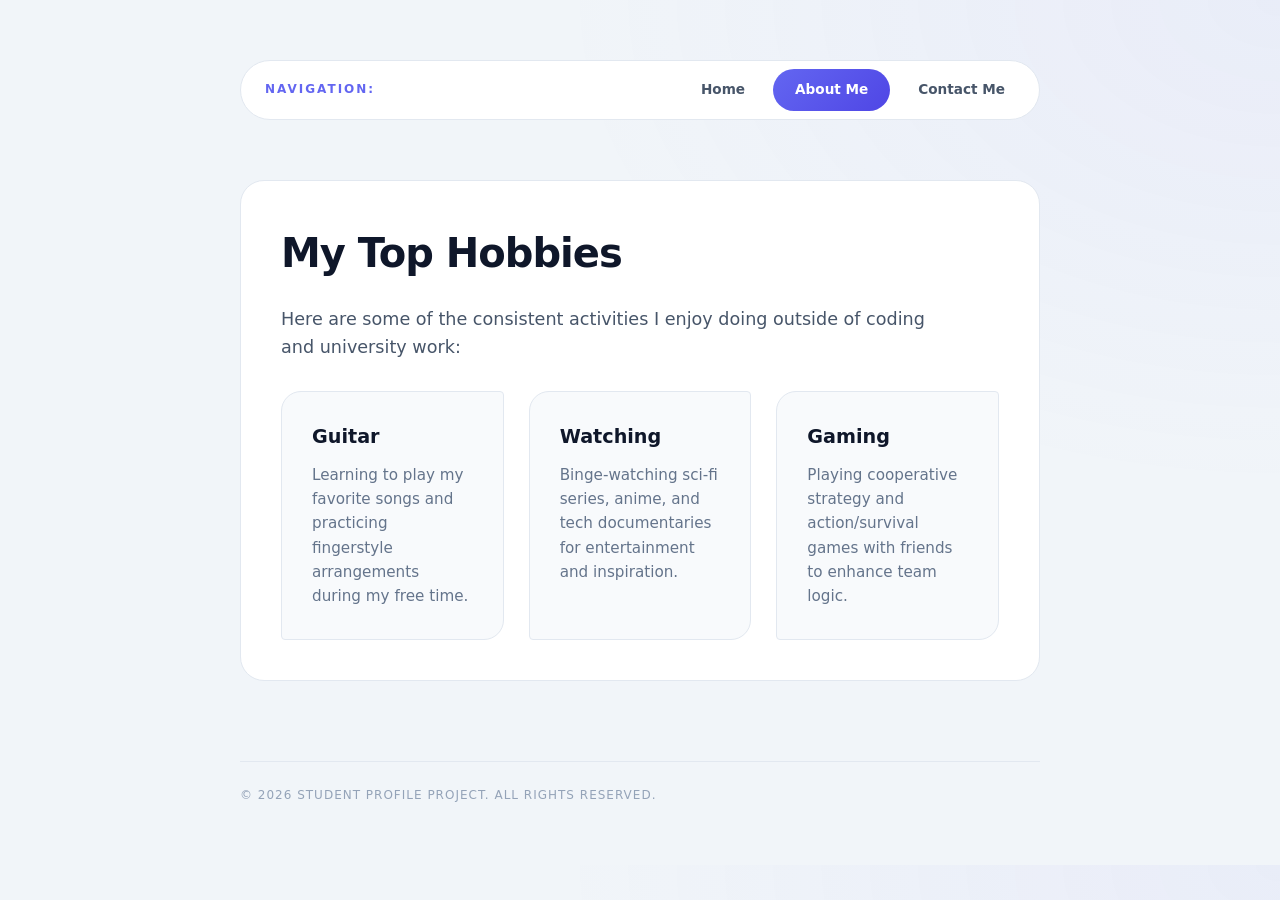
<file: PRELIMS TERMINAL ASSESSMENT /about.html>
<!DOCTYPE html>
<html lang="en">
<head>
    <meta charset="UTF-8">
    <meta name="viewport" content="width=device-width, initial-scale=1.0">
    <title>Student Profile - About Me</title>
    <link rel="stylesheet" href="style1.css">
</head>
<body>

    <header class="site-header">
        <div class="header-container">
            <span class="nav-label">Navigation:</span>
            <nav class="main-nav">
                <a href="home.html" class="nav-link">Home</a>
                <a href="about.html" class="nav-link active">About Me</a>
                <a href="contact1.html" class="nav-link">Contact Me</a>
            </nav>
        </div>
    </header>

    <main class="content-wrapper">
        <section class="info-card">
            <h1 class="page-title">My Top Hobbies</h1>
            <p class="section-intro">Here are some of the consistent activities I enjoy doing outside of coding and university work:</p>
            
            <div class="hobbies-grid">
                <div class="hobby-item">
                    <h3>Guitar</h3>
                    <p>Learning to play my favorite songs and practicing fingerstyle arrangements during my free time.</p>
                </div>
                <div class="hobby-item">
                    <h3>Watching</h3>
                    <p>Binge-watching sci-fi series, anime, and tech documentaries for entertainment and inspiration.</p>
                </div>
                <div class="hobby-item">
                    <h3>Gaming</h3>
                    <p>Playing cooperative strategy and action/survival games with friends to enhance team logic.</p>
                </div>
            </div>
        </section>
    </main>

    <footer class="site-footer">
        <p>&copy; 2026 Student Profile Project. All rights reserved.</p>
    </footer>

</body>
</html>
</file>
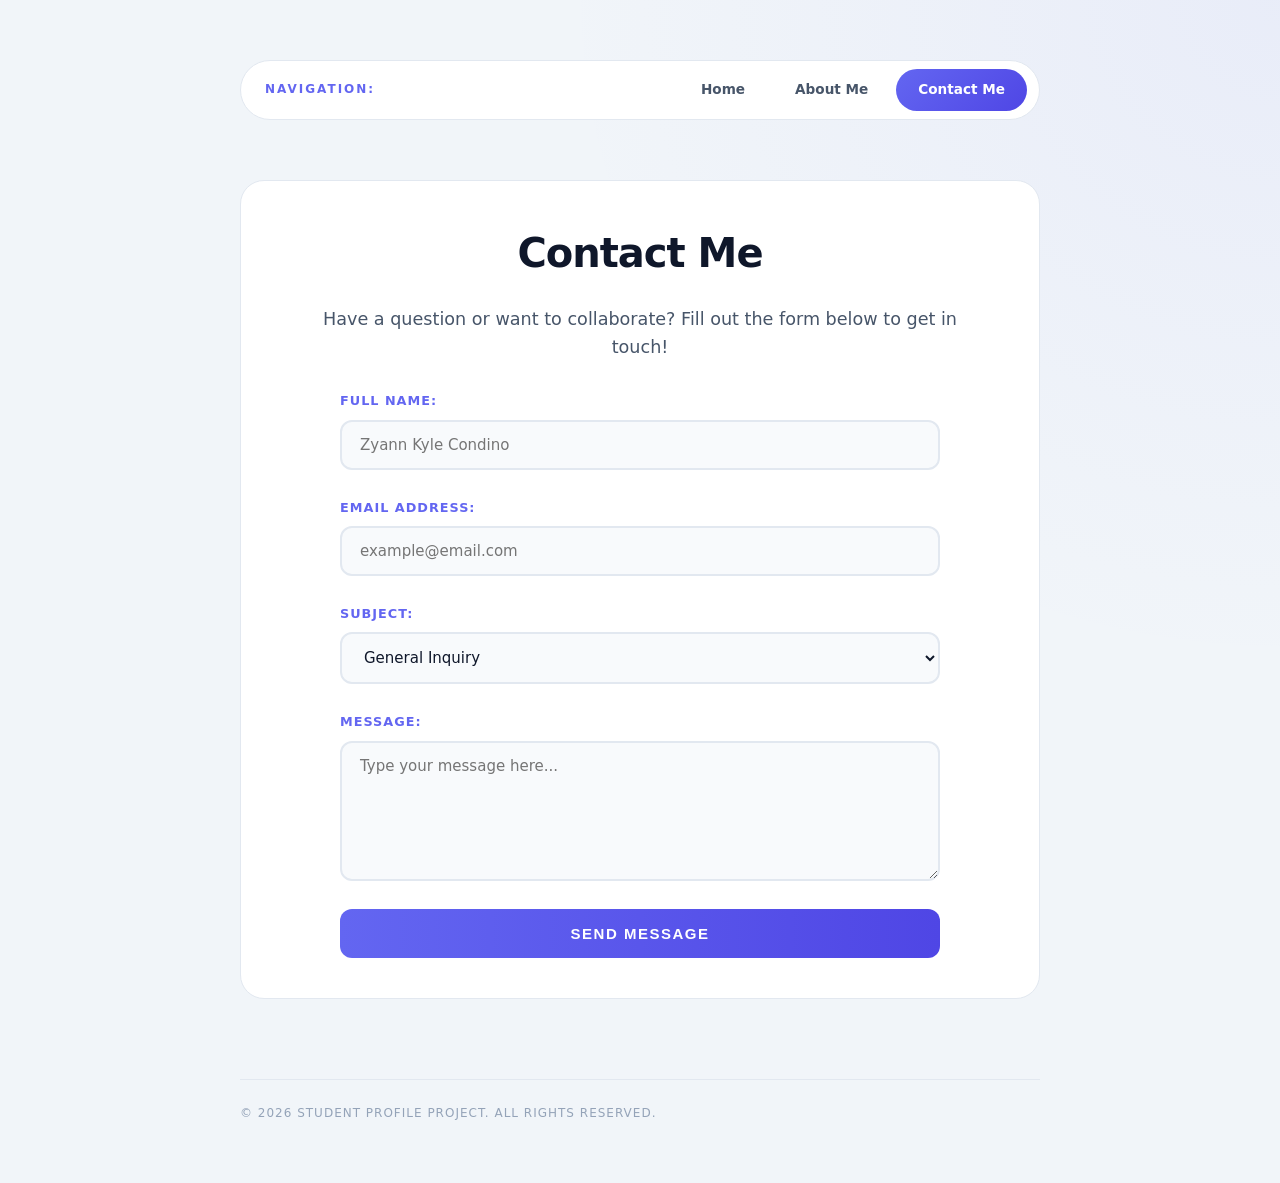
<file: PRELIMS TERMINAL ASSESSMENT /contact1.html>
<!DOCTYPE html>
<html lang="en">
<head>
    <meta charset="UTF-8">
    <meta name="viewport" content="width=device-width, initial-scale=1.0">
    <title>Student Profile - Contact</title>
    <link rel="stylesheet" href="style1.css">
</head>
<body>

    <header class="site-header">
        <div class="header-container">
            <span class="nav-label">Navigation:</span>
            <nav class="main-nav">
                <a href="home.html" class="nav-link">Home</a>
                <a href="about.html" class="nav-link">About Me</a>
                <a href="contact1.html" class="nav-link active">Contact Me</a>
            </nav>
        </div>
    </header>

    <main class="content-wrapper">
        <section class="form-card">
            <h1 class="page-title">Contact Me</h1>
            <p class="form-intro">Have a question or want to collaborate? Fill out the form below to get in touch!</p>
            
            <form action="#" method="POST" class="responsive-form">
                <div class="form-group">
                    <label for="name">Full Name:</label>
                    <input type="text" id="name" name="name" placeholder="Zyann Kyle Condino" required>
                </div>
                
                <div class="form-group">
                    <label for="email">Email Address:</label>
                    <input type="email" id="email" name="email" placeholder="example@email.com" required>
                </div>
                
                <div class="form-group">
                    <label for="subject">Subject:</label>
                    <select id="subject" name="subject">
                        <option value="general">General Inquiry</option>
                        <option value="project">Project Collaboration</option>
                        <option value="feedback">Website Feedback</option>
                    </select>
                </div>
                
                <div class="form-group">
                    <label for="message">Message:</label>
                    <textarea id="message" name="message" rows="6" placeholder="Type your message here..." required></textarea>
                </div>
                
                <div class="form-actions">
                    <button type="submit" class="btn-submit">Send Message</button>
                </div>
            </form>
        </section>
    </main>

    <footer class="site-footer">
        <p>&copy; 2026 Student Profile Project. All rights reserved.</p>
    </footer>

</body>
</html>
</file>
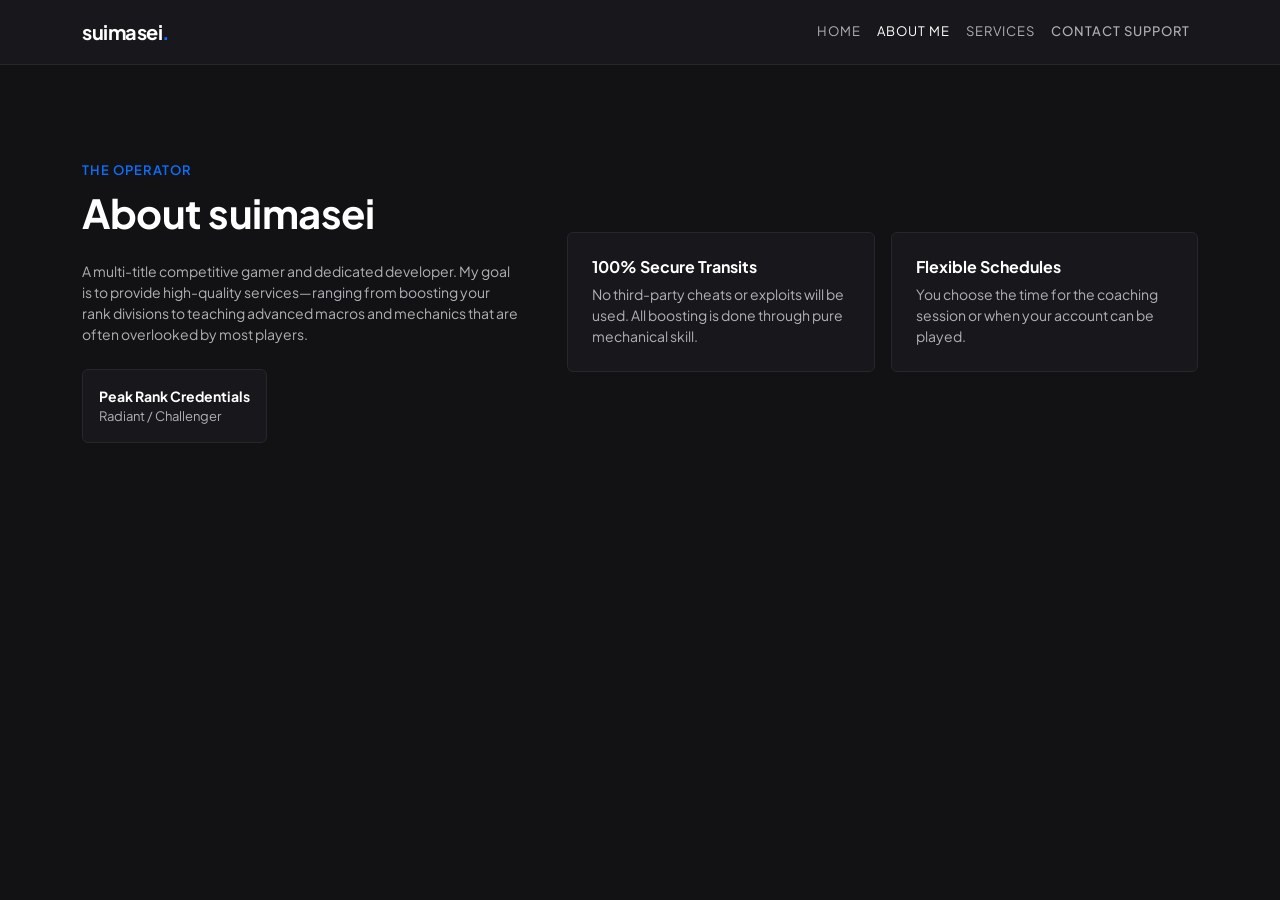
<file: WEEK 13 ACTIVITY /aboutme.html>
<!DOCTYPE html>
<html lang="en">
<head>
  <meta charset="UTF-8">
  <meta name="viewport" content="width=device-width, initial-scale=1.0">
  <title>About Me // suimasei</title>
  <link href="https://cdn.jsdelivr.net/npm/bootstrap@5.3.3/dist/css/bootstrap.min.css" rel="stylesheet">
  <link href="https://fonts.googleapis.com/css2?family=Plus+Jakarta+Sans:wght@400;500;600;700&display=swap" rel="stylesheet">
  <link rel="stylesheet" href="main.css">
</head>
<body class="bg-minimal-dark text-muted-light">

  <nav class="navbar navbar-expand-lg navbar-dark bg-minimal-nav sticky-top border-bottom border-dark-soft">
    <div class="container">
      <a class="navbar-brand fw-bold tracking-tight text-white" href="index.html">
        suimasei<span class="text-primary">.</span>
      </a>
      <button class="navbar-toggler border-0 shadow-none" type="button" data-bs-toggle="collapse" data-bs-target="#navbarNav" aria-controls="navbarNav" aria-expanded="false" aria-label="Toggle navigation">
        <span class="navbar-toggler-icon"></span>
      </button>
      <div class="collapse navbar-collapse" id="navbarNav">
        <ul class="navbar-nav ms-auto text-uppercase font-secondary small tracking-wider">
          <li class="nav-item">
            <a class="nav-link" href="main.html">Home</a>
          </li>
          <li class="nav-item">
            <a class="nav-link active" href="aboutme.html">About Me</a>
          </li>
          <li class="nav-item">
            <a class="nav-link" href="services.html">Services</a>
          </li>
          <li class="nav-item">
            <a class="nav-link text-primary fw-medium" href="#" data-bs-toggle="modal" data-bs-target="#contactModal">Contact Support</a>
          </li>
        </ul>
      </div>
    </div>
  </nav>

  <main class="container py-5 my-5">
    <div class="row align-items-center g-5">
      <div class="col-lg-5 text-center text-lg-start">
        <div class="text-primary small fw-semibold mb-2 tracking-wider font-secondary">THE OPERATOR</div>
        <h2 class="display-6 fw-bold text-white tracking-tight mb-4">About suimasei</h2>
        <p class="text-muted small-desc mb-4">
         A multi-title competitive gamer and dedicated developer. My goal is to provide high-quality services—ranging from boosting your rank divisions to teaching advanced macros and mechanics that are often overlooked by most players.
        </p>
        <div class="p-3 bg-minimal-card border border-dark-soft rounded d-inline-flex align-items-center gap-3">
          <div class="text-start">
            <div class="text-white fw-bold small">Peak Rank Credentials</div>
            <div class="text-muted font-secondary small">Radiant / Challenger </div>
          </div>
        </div>
      </div>
      
      <div class="col-lg-7">
        <div class="row g-3">
          <div class="col-sm-6">
            <div class="p-4 bg-minimal-card border border-dark-soft rounded h-100">
              <h6 class="text-white fw-bold mb-2">100% Secure Transits</h6>
              <p class="text-muted small-desc mb-0">No third-party cheats or exploits will be used. All boosting is done through pure mechanical skill.</p>
            </div>
          </div>
          <div class="col-sm-6">
            <div class="p-4 bg-minimal-card border border-dark-soft rounded h-100">
              <h6 class="text-white fw-bold mb-2">Flexible Schedules</h6>
              <p class="text-muted small-desc mb-0">You choose the time for the coaching session or when your account can be played.</p>
            </div>
          </div>
        </div>
      </div>
    </div>
  </main>

  <div class="modal fade" id="contactModal" tabindex="-1" aria-labelledby="contactModalLabel" aria-hidden="true">
    <div class="modal-dialog modal-dialog-centered">
      <div class="modal-content bg-minimal-modal text-light border border-dark-soft shadow-lg">
        <div class="modal-header border-bottom border-dark-soft px-4">
          <h5 class="modal-title fs-6 fw-bold text-white tracking-wide" id="contactModalLabel">Contact Support Terminal</h5>
          <button type="button" class="btn-close btn-close-white shadow-none" data-bs-dismiss="modal" aria-label="Close"></button>
        </div>
        <form class="needs-validation" novalidate>
          <div class="modal-body p-4">
            <p class="text-muted small mb-4">Send an official support transmission request to suimasei network administrators.</p>
            <div class="mb-3">
              <label for="validationName" class="form-label small tracking-wide text-muted font-secondary">Full Name / IGN</label>
              <input type="text" class="form-control bg-minimal-dark border-dark-soft text-white custom-input shadow-none" id="validationName" placeholder="e.g., Suima (suimasei#1234)" required>
            </div>
            <div class="mb-3">
              <label for="validationEmail" class="form-label small tracking-wide text-muted font-secondary">Email Address</label>
              <input type="email" class="form-control bg-minimal-dark border-dark-soft text-white custom-input shadow-none" id="validationEmail" placeholder="Enter your email required>
            </div>
            <div class="mb-3">
              <label for="validationMessage" class="form-label small tracking-wide text-muted font-secondary">Inquiry Details</label>
              <textarea class="form-control bg-minimal-dark border-dark-soft text-white custom-input shadow-none" id="validationMessage" rows="4" minlength="20" placeholder="State your inquiry..." required></textarea>
            </div>
          </div>
          <div class="modal-footer border-top border-dark-soft bg-minimal-nav">
            <button type="button" class="btn btn-link text-muted text-decoration-none small px-3" data-bs-dismiss="modal">Cancel</button>
            <button type="submit" class="btn btn-primary btn-sm px-4">Submit Ticket</button>
          </div>
        </form>
      </div>
    </div>
  </div>

  <script src="https://cdn.jsdelivr.net/npm/bootstrap@5.3.3/dist/js/bootstrap.bundle.min.js"></script>
  <script src="main.js"></script>
</body>
</html>
</file>
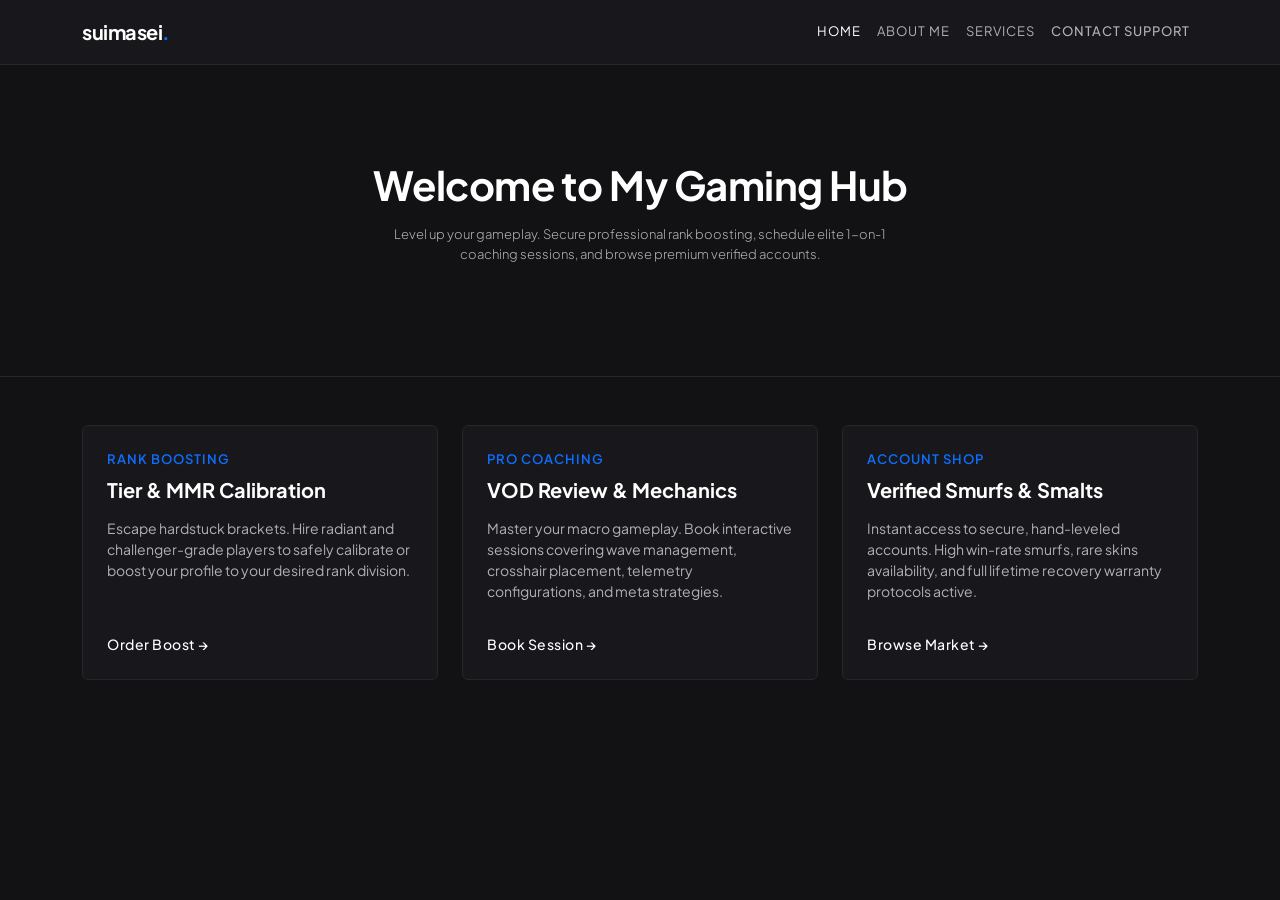
<file: WEEK 13 ACTIVITY /main.html>
<!DOCTYPE html>
<html lang="en">
<head>
  <meta charset="UTF-8">
  <meta name="viewport" content="width=device-width, initial-scale=1.0">
  <title>suimasei // Hub</title>
  <link href="https://cdn.jsdelivr.net/npm/bootstrap@5.3.3/dist/css/bootstrap.min.css" rel="stylesheet">
  <link href="https://fonts.googleapis.com/css2?family=Plus+Jakarta+Sans:wght@400;500;600;700&display=swap" rel="stylesheet">
  <link rel="stylesheet" href="main.css">
</head>
<body class="bg-minimal-dark text-muted-light">

  <nav class="navbar navbar-expand-lg navbar-dark bg-minimal-nav sticky-top border-bottom border-dark-soft">
    <div class="container">
      <a class="navbar-brand fw-bold tracking-tight text-white" href="index.html">
        suimasei<span class="text-primary">.</span>
      </a>
      <button class="navbar-toggler border-0 shadow-none" type="button" data-bs-toggle="collapse" data-bs-target="#navbarNav" aria-controls="navbarNav" aria-expanded="false" aria-label="Toggle navigation">
        <span class="navbar-toggler-icon"></span>
      </button>
      <div class="collapse navbar-collapse" id="navbarNav">
        <ul class="navbar-nav ms-auto text-uppercase font-secondary small tracking-wider">
          <li class="nav-item">
            <a class="nav-link active" href="main.html">Home</a>
          </li>
          <li class="nav-item">
            <a class="nav-link" href="aboutme.html">About Me</a>
          </li>
          <li class="nav-item">
            <a class="nav-link" href="services.html">Services</a>
          </li>
          <li class="nav-item">
            <a class="nav-link text-primary fw-medium" href="#" data-bs-toggle="modal" data-bs-target="#contactModal">Contact Support</a>
          </li>
        </ul>
      </div>
    </div>
  </nav>

  <header class="py-5 mb-5 border-bottom border-dark-soft">
    <div class="container text-center py-5">
      <h1 class="display-6 fw-bold text-white tracking-tight mb-3">Welcome to My Gaming Hub</h1>
      <p class="lead text-muted mx-auto font-secondary" style="max-width: 550px;">
        Level up your gameplay. Secure professional rank boosting, schedule elite 1-on-1 coaching sessions, and browse premium verified accounts.
      </p>
    </div>
  </header>

  <main class="container mb-5">
    <div class="row g-4">
      
      <div class="col-md-4">
        <div class="card h-100 border-0 bg-minimal-card card-hover-effect">
          <div class="card-body p-4 d-flex flex-column">
            <div class="text-primary small fw-semibold mb-2 tracking-wider font-secondary">RANK BOOSTING</div>
            <h5 class="card-title fw-bold mb-3 text-white">Tier & MMR Calibration</h5>
            <p class="card-text text-muted flex-grow-1 small-desc">Escape hardstuck brackets. Hire radiant and challenger-grade players to safely calibrate or boost your profile to your desired rank division.</p>
            <a href="services.html" class="text-decoration-none text-white small fw-medium tracking-wide mt-3">Order Boost &rarr;</a>
          </div>
        </div>
      </div>

      <div class="col-md-4">
        <div class="card h-100 border-0 bg-minimal-card card-hover-effect">
          <div class="card-body p-4 d-flex flex-column">
            <div class="text-primary small fw-semibold mb-2 tracking-wider font-secondary">PRO COACHING</div>
            <h5 class="card-title fw-bold mb-3 text-white">VOD Review & Mechanics</h5>
            <p class="card-text text-muted flex-grow-1 small-desc">Master your macro gameplay. Book interactive sessions covering wave management, crosshair placement, telemetry configurations, and meta strategies.</p>
            <a href="services.html" class="text-decoration-none text-white small fw-medium tracking-wide mt-3">Book Session &rarr;</a>
          </div>
        </div>
      </div>

      <div class="col-md-4">
        <div class="card h-100 border-0 bg-minimal-card card-hover-effect">
          <div class="card-body p-4 d-flex flex-column">
            <div class="text-primary small fw-semibold mb-2 tracking-wider font-secondary">ACCOUNT SHOP</div>
            <h5 class="card-title fw-bold mb-3 text-white">Verified Smurfs & Smalts</h5>
            <p class="card-text text-muted flex-grow-1 small-desc">Instant access to secure, hand-leveled accounts. High win-rate smurfs, rare skins availability, and full lifetime recovery warranty protocols active.</p>
            <a href="services.html" class="text-decoration-none text-white small fw-medium tracking-wide mt-3">Browse Market &rarr;</a>
          </div>
        </div>
      </div>

    </div>
  </main>

  <div class="modal fade" id="contactModal" tabindex="-1" aria-labelledby="contactModalLabel" aria-hidden="true">
    <div class="modal-dialog modal-dialog-centered">
      <div class="modal-content bg-minimal-modal text-light border border-dark-soft shadow-lg">
        <div class="modal-header border-bottom border-dark-soft px-4">
          <h5 class="modal-title fs-6 fw-bold text-white tracking-wide" id="contactModalLabel">Contact Support Terminal</h5>
          <button type="button" class="btn-close btn-close-white shadow-none" data-bs-dismiss="modal" aria-label="Close"></button>
        </div>
        <form class="needs-validation" novalidate>
          <div class="modal-body p-4">
            <p class="text-muted small mb-4">Send an official support transmission request to suimasei network administrators.</p>
            <div class="mb-3">
              <label for="validationName" class="form-label small tracking-wide text-muted font-secondary">Full Name / IGN</label>
              <input type="text" class="form-control bg-minimal-dark border-dark-soft text-white custom-input shadow-none" id="validationName" placeholder="e.g., Suima (suimasei#1234)" required>
            </div>
            <div class="mb-3">
              <label for="validationEmail" class="form-label small tracking-wide text-muted font-secondary">Email Address</label>
              <input type="email" class="form-control bg-minimal-dark border-dark-soft text-white custom-input shadow-none" id="validationEmail" placeholder="Enter your email" required>
            </div>
            <div class="mb-3">
              <label for="validationMessage" class="form-label small tracking-wide text-muted font-secondary">Inquiry Details (Min 20 characters)</label>
              <textarea class="form-control bg-minimal-dark border-dark-soft text-white custom-input shadow-none" id="validationMessage" rows="4" minlength="20" placeholder="State your service request..." required></textarea>
            </div>
          </div>
          <div class="modal-footer border-top border-dark-soft bg-minimal-nav">
            <button type="button" class="btn btn-link text-muted text-decoration-none small px-3" data-bs-dismiss="modal">Cancel</button>
            <button type="submit" class="btn btn-primary btn-sm px-4">Submit Ticket</button>
          </div>
        </form>
      </div>
    </div>
  </div>

  <script src="https://cdn.jsdelivr.net/npm/bootstrap@5.3.3/dist/js/bootstrap.bundle.min.js"></script>
  <script src="main.js"></script>
</body>
</html>
</file>
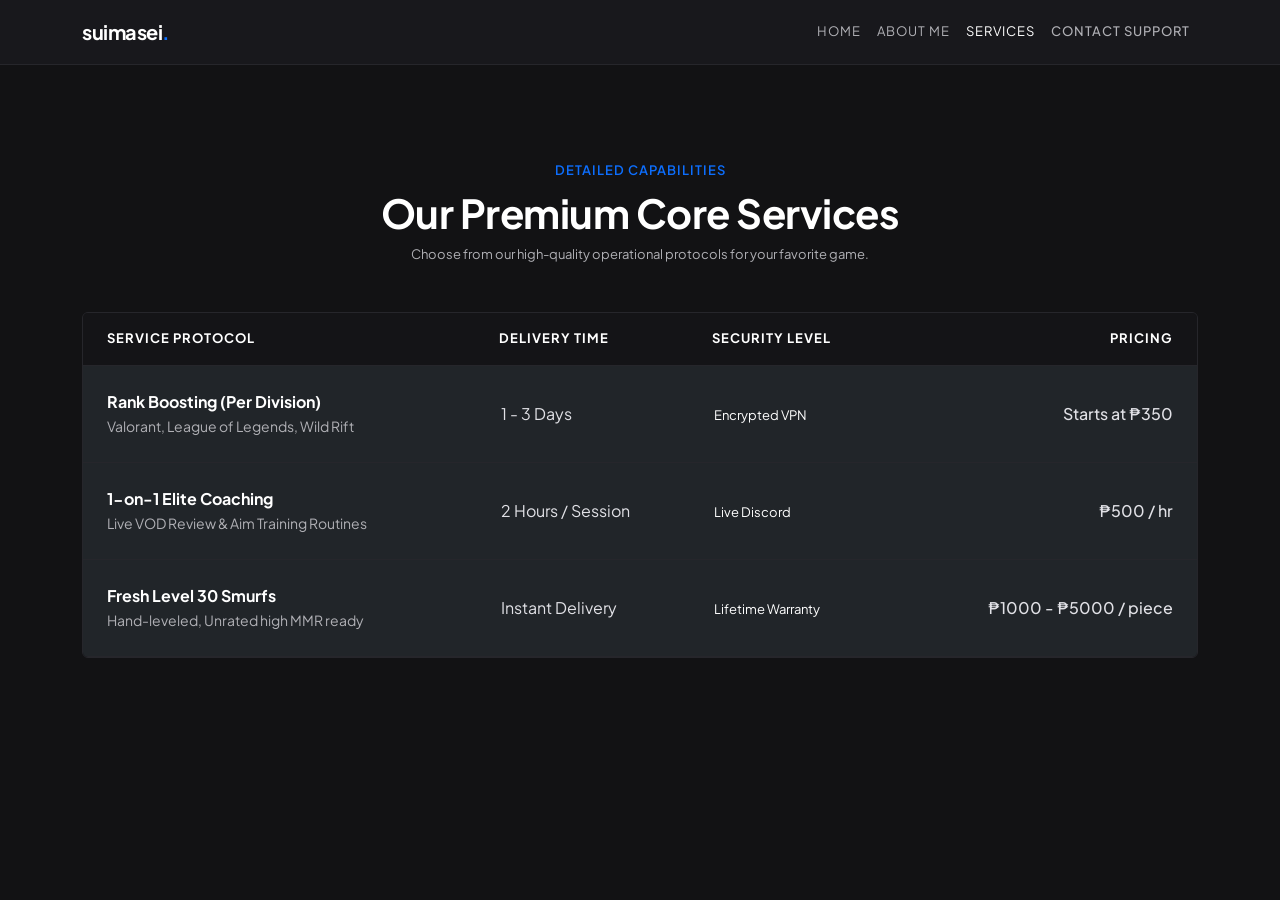
<file: WEEK 13 ACTIVITY /services.html>
<!DOCTYPE html>
<html lang="en">
<head>
  <meta charset="UTF-8">
  <meta name="viewport" content="width=device-width, initial-scale=1.0">
  <title>Our Services // suimasei</title>
  <link href="https://cdn.jsdelivr.net/npm/bootstrap@5.3.3/dist/css/bootstrap.min.css" rel="stylesheet">
  <link href="https://fonts.googleapis.com/css2?family=Plus+Jakarta+Sans:wght@400;500;600;700&display=swap" rel="stylesheet">
  <link rel="stylesheet" href="main.css">
</head>
<body class="bg-minimal-dark text-muted-light">

  <nav class="navbar navbar-expand-lg navbar-dark bg-minimal-nav sticky-top border-bottom border-dark-soft">
    <div class="container">
      <a class="navbar-brand fw-bold tracking-tight text-white" href="index.html">
        suimasei<span class="text-primary">.</span>
      </a>
      <button class="navbar-toggler border-0 shadow-none" type="button" data-bs-toggle="collapse" data-bs-target="#navbarNav" aria-controls="navbarNav" aria-expanded="false" aria-label="Toggle navigation">
        <span class="navbar-toggler-icon"></span>
      </button>
      <div class="collapse navbar-collapse" id="navbarNav">
        <ul class="navbar-nav ms-auto text-uppercase font-secondary small tracking-wider">
          <li class="nav-item">
            <a class="nav-link" href="main.html">Home</a>
          </li>
          <li class="nav-item">
            <a class="nav-link" href="aboutme.html">About Me</a>
          </li>
          <li class="nav-item">
            <a class="nav-link active" href="services.html">Services</a>
          </li>
          <li class="nav-item">
            <a class="nav-link text-primary fw-medium" href="#" data-bs-toggle="modal" data-bs-target="#contactModal">Contact Support</a>
          </li>
        </ul>
      </div>
    </div>
  </nav>

  <main class="container py-5 my-5">
    <div class="text-center mb-5">
      <div class="text-primary small fw-semibold mb-2 tracking-wider font-secondary">DETAILED CAPABILITIES</div>
      <h2 class="display-6 fw-bold text-white tracking-tight">Our Premium Core Services</h2>
      <p class="text-muted mx-auto font-secondary" style="max-width: 500px;">Choose from our high-quality operational protocols for your favorite game.</p>
    </div>

    <div class="table-responsive bg-minimal-card border border-dark-soft rounded">
      <table class="table table-dark table-hover align-middle mb-0 custom-table">
        <thead>
          <tr class="text-muted font-secondary small tracking-wider">
            <th scope="col" class="ps-4 py-3">SERVICE PROTOCOL</th>
            <th scope="col" class="py-3">DELIVERY TIME</th>
            <th scope="col" class="py-3">SECURITY LEVEL</th>
            <th scope="col" class="pe-4 py-3 text-end">PRICING</th>
          </tr>
        </thead>
        <tbody>
          <tr>
            <td class="ps-4 py-4">
              <div class="fw-bold text-white">Rank Boosting (Per Division)</div>
              <span class="text-muted small">Valorant, League of Legends, Wild Rift</span>
            </td>
            <td>1 - 3 Days</td>
            <td><span class="badge bg-success-soft text-success px-2.5 py-1 rounded small">Encrypted VPN</span></td>
            <td class="pe-4 text-end text-primary fw-medium">Starts at ₱350</td>
          </tr>
          <tr>
            <td class="ps-4 py-4">
              <div class="fw-bold text-white">1-on-1 Elite Coaching</div>
              <span class="text-muted small">Live VOD Review & Aim Training Routines</span>
            </td>
            <td>2 Hours / Session</td>
            <td><span class="badge bg-info-soft text-info px-2.5 py-1 rounded small">Live Discord</span></td>
            <td class="pe-4 text-end text-primary fw-medium">₱500 / hr</td>
          </tr>
          <tr>
            <td class="ps-4 py-4">
              <div class="fw-bold text-white">Fresh Level 30 Smurfs</div>
              <span class="text-muted small">Hand-leveled, Unrated high MMR ready</span>
            </td>
            <td>Instant Delivery</td>
            <td><span class="badge bg-warning-soft text-warning px-2.5 py-1 rounded small">Lifetime Warranty</span></td>
            <td class="pe-4 text-end text-primary fw-medium">₱1000 - ₱5000  / piece</td>
          </tr>
        </tbody>
      </table>
    </div>
  </main>

  <div class="modal fade" id="contactModal" tabindex="-1" aria-labelledby="contactModalLabel" aria-hidden="true">
    <div class="modal-dialog modal-dialog-centered">
      <div class="modal-content bg-minimal-modal text-light border border-dark-soft shadow-lg">
        <div class="modal-header border-bottom border-dark-soft px-4">
          <h5 class="modal-title fs-6 fw-bold text-white tracking-wide" id="contactModalLabel">Contact Support Terminal</h5>
          <button type="button" class="btn-close btn-close-white shadow-none" data-bs-dismiss="modal" aria-label="Close"></button>
        </div>
        <form class="needs-validation" novalidate>
          <div class="modal-body p-4">
            <p class="text-muted small mb-4">Send an official support transmission request to suimasei network administrators.</p>
            <div class="mb-3">
              <label for="validationName" class="form-label small tracking-wide text-muted font-secondary">Full Name / IGN</label>
              <input type="text" class="form-control bg-minimal-dark border-dark-soft text-white custom-input shadow-none" id="validationName" placeholder="e.g., Suima (suimasei#1234)" required>
            </div>
            <div class="mb-3">
              <label for="validationEmail" class="form-label small tracking-wide text-muted font-secondary">Email Address</label>
              <input type="email" class="form-control bg-minimal-dark border-dark-soft text-white custom-input shadow-none" id="validationEmail" placeholder="Enter your email" required>
            </div>
            <div class="mb-3">
              <label for="validationMessage" class="form-label small tracking-wide text-muted font-secondary">Inquiry Details</label>
              <textarea class="form-control bg-minimal-dark border-dark-soft text-white custom-input shadow-none" id="validationMessage" rows="4" minlength="20" placeholder="State your inquiry..." required></textarea>
            </div>
          </div>
          <div class="modal-footer border-top border-dark-soft bg-minimal-nav">
            <button type="button" class="btn btn-link text-muted text-decoration-none small px-3" data-bs-dismiss="modal">Cancel</button>
            <button type="submit" class="btn btn-primary btn-sm px-4">Submit Ticket</button>
          </div>
        </form>
      </div>
    </div>
  </div>

  <script src="https://cdn.jsdelivr.net/npm/bootstrap@5.3.3/dist/js/bootstrap.bundle.min.js"></script>
  <script src="main.js"></script>
</body>
</html>
</file>
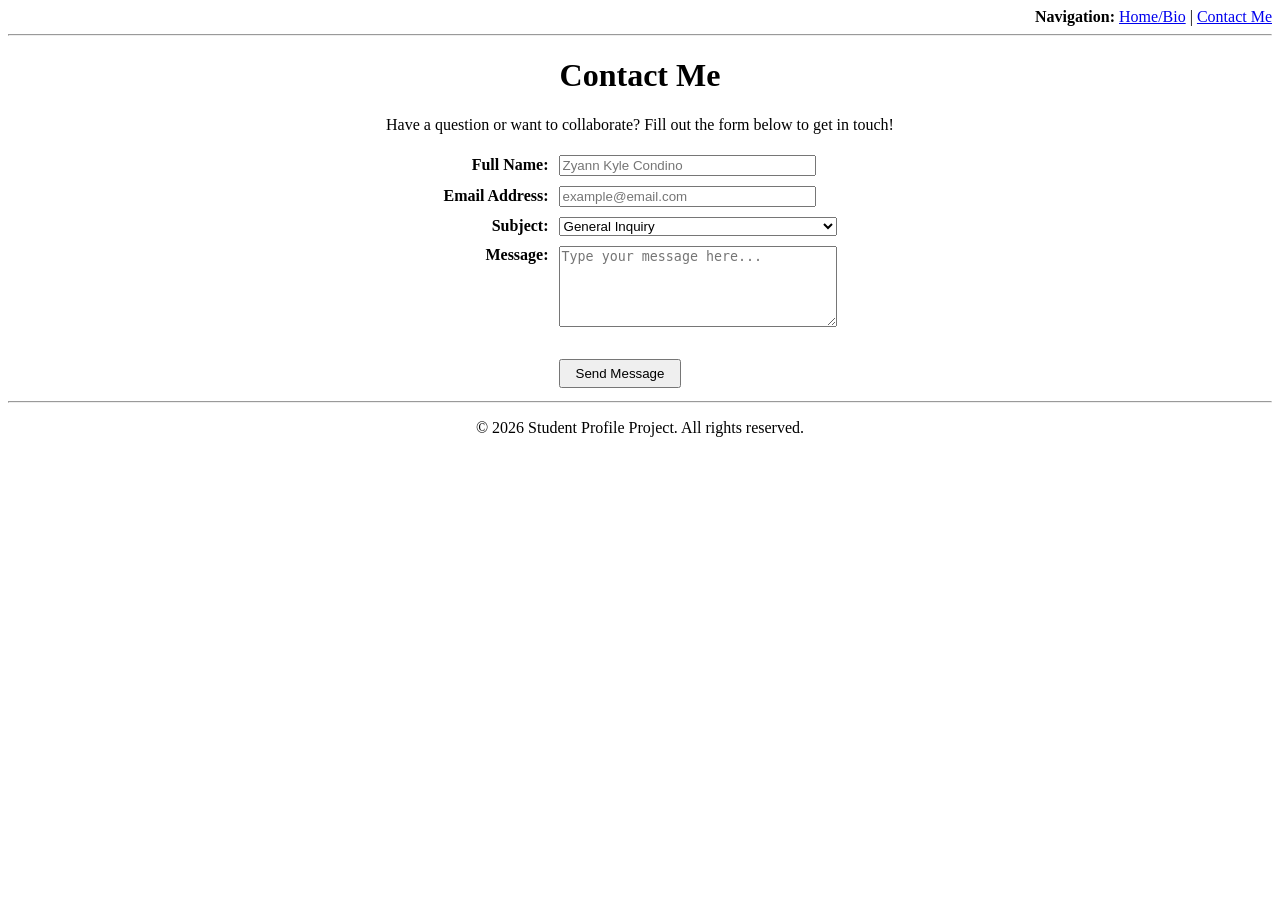
<file: WEEK 3 ACTIVITY /contact.html>
<!DOCTYPE html>
<html lang="en">
<head>
    <meta charset="UTF-8">
    <meta name="viewport" content="width=device-width, initial-scale=1.0">
    <title>Student Profile - Contact</title>
</head>
<body>

    <header>
        <table border="0" width="100%" cellpadding="0" cellspacing="0">
            <tr>
                <td align="right">
                    <nav>
                        <strong>Navigation:</strong>
                        <a href="index.html">Home/Bio</a> | 
                        <a href="contact.html">Contact Me</a>
                    </nav>
                </td>
            </tr>
        </table>
        <hr>
        <center><h1>Contact Me</h1></center>
    </header>

    <main>
        <center>
            <p>Have a question or want to collaborate? Fill out the form below to get in touch!</p>
            
            <form action="#" method="POST">
                <table border="0" cellpadding="5" cellspacing="0">
                    <tr>
                        <td align="right"><label for="name"><strong>Full Name:</strong></label></td>
                        <td align="left"><input type="text" id="name" name="name" placeholder="Zyann Kyle Condino" size="30" required></td>
                    </tr>
                    <tr>
                        <td align="right"><label for="email"><strong>Email Address:</strong></label></td>
                        <td align="left"><input type="email" id="email" name="email" placeholder="example@email.com" size="30" required></td>
                    </tr>
                    <tr>
                        <td align="right"><label for="subject"><strong>Subject:</strong></label></td>
                        <td align="left">
                            <select id="subject" name="subject" style="width: 100%;">
                                <option value="general">General Inquiry</option>
                                <option value="project">Project Collaboration</option>
                                <option value="feedback">Website Feedback</option>
                            </select>
                        </td>
                    </tr>
                    <tr>
                        <td align="right" valign="top"><label for="message"><strong>Message:</strong></label></td>
                        <td align="left"><textarea id="message" name="message" rows="5" cols="32" placeholder="Type your message here..." required></textarea></td>
                    </tr>
                    <tr>
                        <td></td>
                        <td align="left">
                            <br>
                            <button type="submit" style="padding: 5px 15px;">Send Message</button>
                        </td>
                    </tr>
                </table>
            </form>
        </center>
    </main>

    <hr>
    <footer>
        <center>
            <p>&copy; 2026 Student Profile Project. All rights reserved.</p>
        </center>
    </footer>

</body>
</html>
</file>
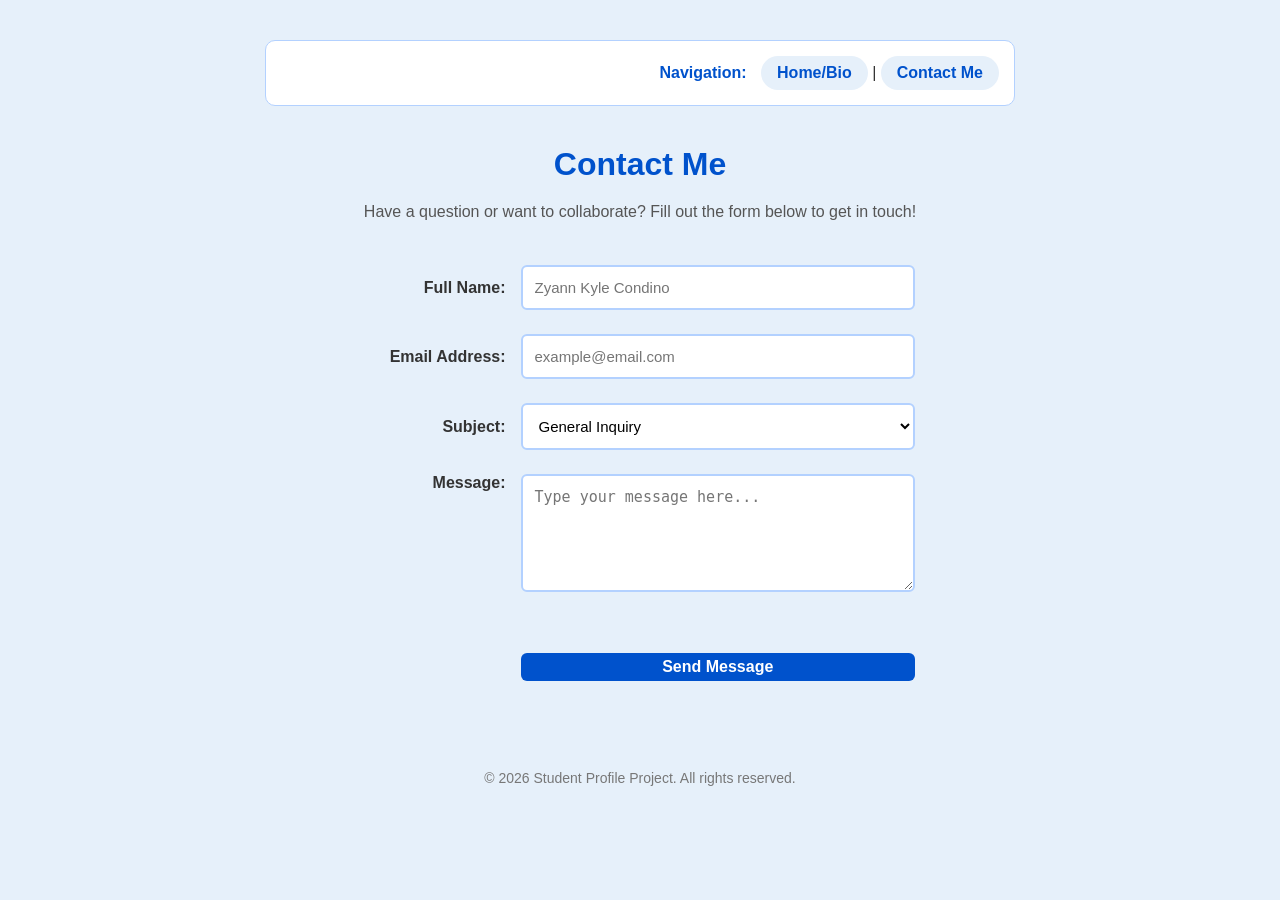
<file: WEEK 4 ACTIVITY /contact.html>
<!DOCTYPE html>
<html lang="en">
<head>
    <meta charset="UTF-8">
    <meta name="viewport" content="width=device-width, initial-scale=1.0">
    <title>Student Profile - Contact</title>
    <link rel="stylesheet" href="style.css">
</head>
<body>

    <header>
        <table border="0" width="100%" cellpadding="0" cellspacing="0">
            <tr>
                <td align="right">
                    <nav>
                        <strong>Navigation:</strong>
                        <a href="index.html">Home/Bio</a> | 
                        <a href="contact.html">Contact Me</a>
                    </nav>
                </td>
            </tr>
        </table>
        <hr>
        <center><h1>Contact Me</h1></center>
    </header>

    <main>
        <center>
            <p>Have a question or want to collaborate? Fill out the form below to get in touch!</p>
            
            <form action="#" method="POST">
                <table border="0" cellpadding="5" cellspacing="0">
                    <tr>
                        <td align="right"><label for="name"><strong>Full Name:</strong></label></td>
                        <td align="left"><input type="text" id="name" name="name" placeholder="Zyann Kyle Condino" size="30" required></td>
                    </tr>
                    <tr>
                        <td align="right"><label for="email"><strong>Email Address:</strong></label></td>
                        <td align="left"><input type="email" id="email" name="email" placeholder="example@email.com" size="30" required></td>
                    </tr>
                    <tr>
                        <td align="right"><label for="subject"><strong>Subject:</strong></label></td>
                        <td align="left">
                            <select id="subject" name="subject" style="width: 100%;">
                                <option value="general">General Inquiry</option>
                                <option value="project">Project Collaboration</option>
                                <option value="feedback">Website Feedback</option>
                            </select>
                        </td>
                    </tr>
                    <tr>
                        <td align="right" valign="top"><label for="message"><strong>Message:</strong></label></td>
                        <td align="left"><textarea id="message" name="message" rows="5" cols="32" placeholder="Type your message here..." required></textarea></td>
                    </tr>
                    <tr>
                        <td></td>
                        <td align="left">
                            <br>
                            <button type="submit" style="padding: 5px 15px;">Send Message</button>
                        </td>
                    </tr>
                </table>
            </form>
        </center>
    </main>

    <hr>
    <footer>
        <center>
            <p>&copy; 2026 Student Profile Project. All rights reserved.</p>
        </center>
    </footer>

</body>
</html>
</file>
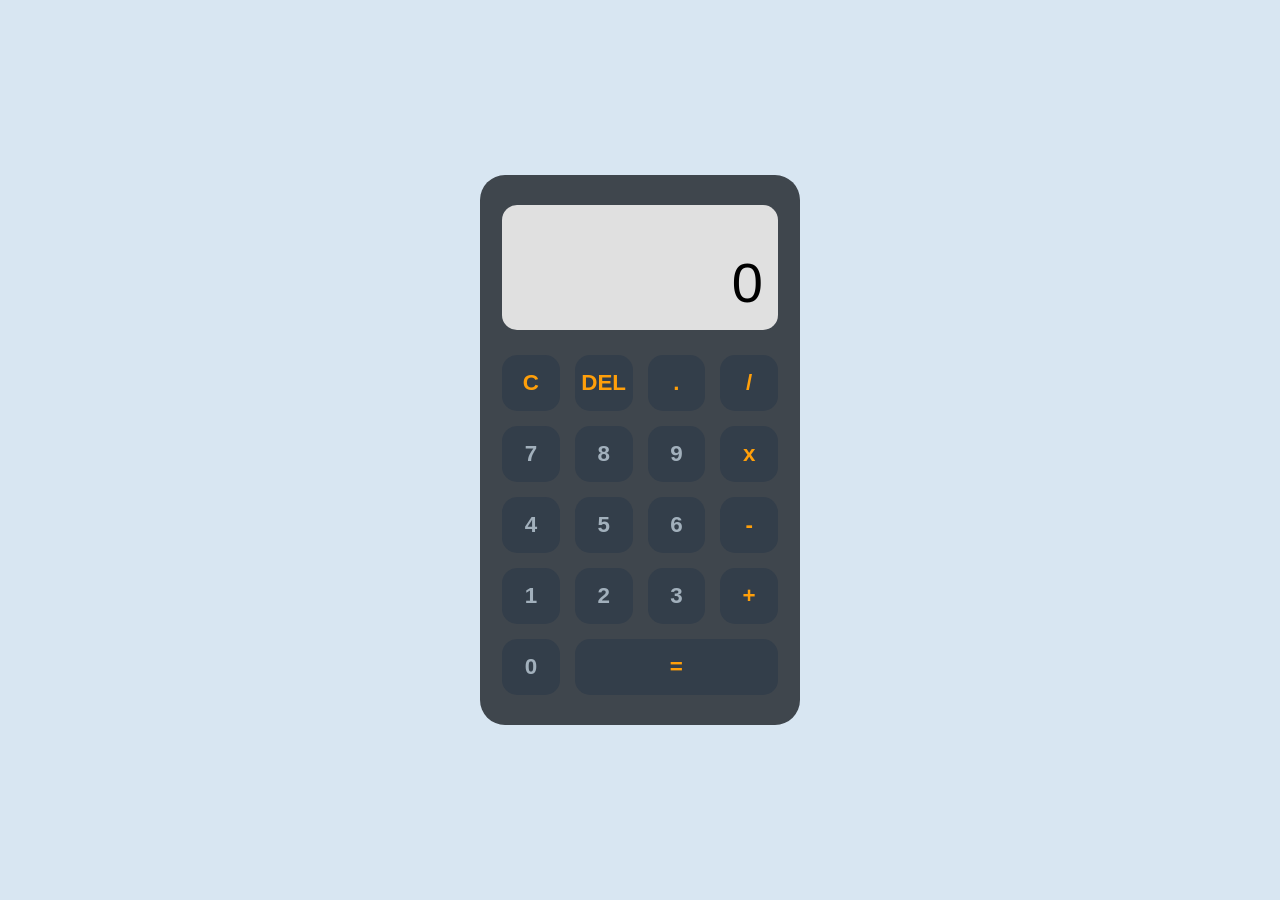
<file: WEEK 7 - 8 ACTIVITY /calculator.html>
<!DOCTYPE html>
<html lang="tl">
<head>
    <meta charset="UTF-8">
    <meta name="viewport" content="width=device-width, initial-scale=1.0">
    <title>Calculator</title>
    <link rel="stylesheet" href="calculator.css">
</head>
<body>

    <div class="calculator">
        <div class="calculator-screen-wrapper">
            <div id="operator-indicator" class="operator-display"></div>
            <div id="screen" class="calculator-screen">0</div>
        </div>
        
        <div class="calculator-keys">
            <button class="btn special-btn" onclick="clearScreen()">C</button>
            <button class="btn special-btn" onclick="deleteLast()">DEL</button>
            <button class="btn special-btn" onclick="appendNumber('.')">.</button>
            <button class="btn op-btn" onclick="setOperator('/')">/</button>
            
            <button class="btn" onclick="appendNumber('7')">7</button>
            <button class="btn" onclick="appendNumber('8')">8</button>
            <button class="btn" onclick="appendNumber('9')">9</button>
            <button class="btn op-btn" onclick="setOperator('*')">x</button>
            
            <button class="btn" onclick="appendNumber('4')">4</button>
            <button class="btn" onclick="appendNumber('5')">5</button>
            <button class="btn" onclick="appendNumber('6')">6</button>
            <button class="btn op-btn" onclick="setOperator('-')">-</button>
            
            <button class="btn" onclick="appendNumber('1')">1</button>
            <button class="btn" onclick="appendNumber('2')">2</button>
            <button class="btn" onclick="appendNumber('3')">3</button>
            <button class="btn op-btn" onclick="setOperator('+')">+</button>
            
            <button class="btn" onclick="appendNumber('0')">0</button>
            <button class="btn equal-btn" onclick="calculate()">=</button>
        </div>
    </div>

    <script src="calculator.js"></script>
</body>
</html>
</file>
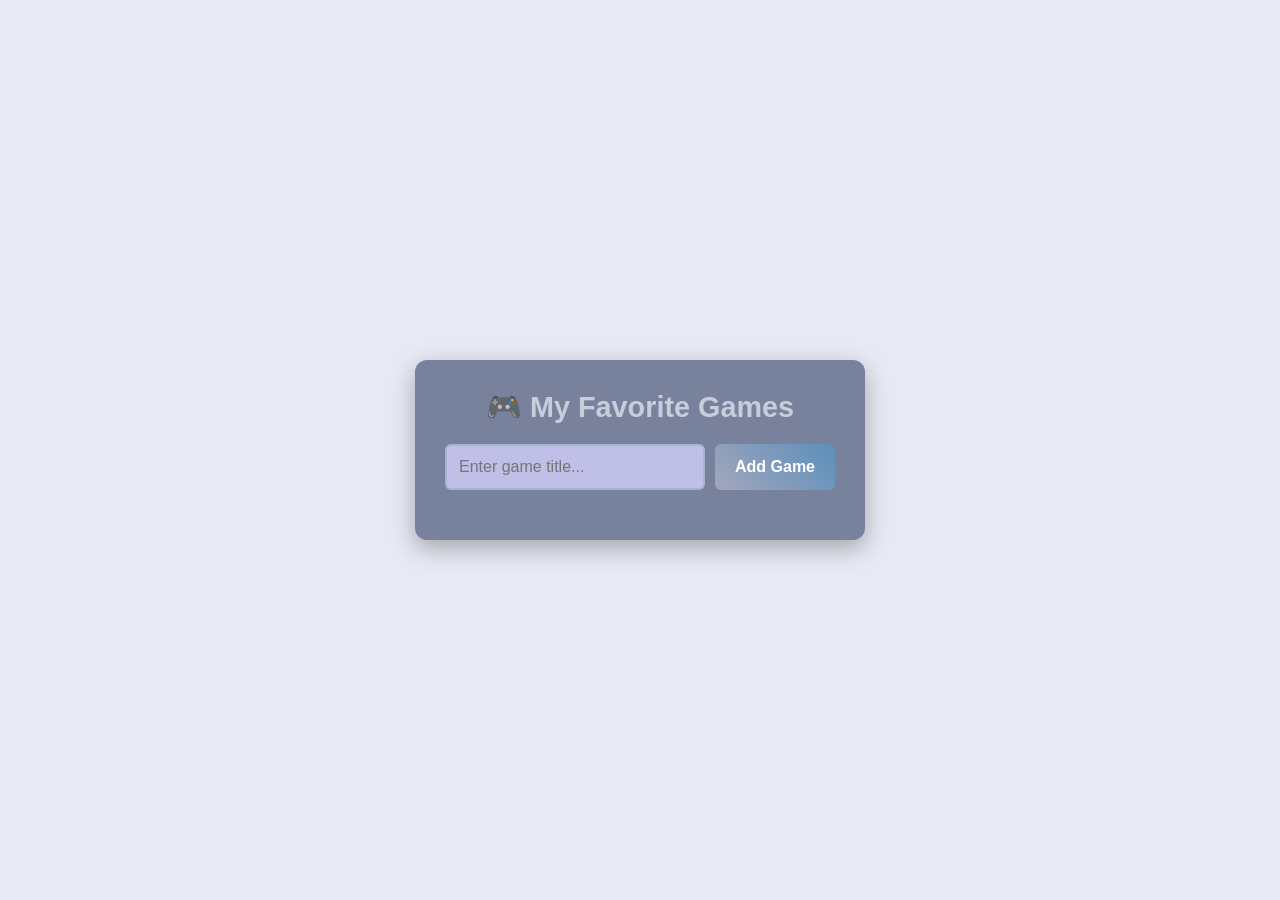
<file: WEEK 9 - 10 ACTIVITY /dom.html>
<!DOCTYPE html>
<html lang="en">
<head>
    <meta charset="UTF-8">
    <meta name="viewport" content="width=device-width, initial-scale=1.0">
    <title>Favorite Games List</title>
    <link rel="stylesheet" href="dom.css">
</head>
<body>

    <div class="container">
        <h1>🎮 My Favorite Games</h1>
        
        <div class="input-section">
            <input type="text" id="gameInput" placeholder="Enter game title..." autocomplete="off">
            <button id="addGameBtn">Add Game</button>
        </div>

        <ul id="gameList">
            </ul>
    </div>

    <script src="dom.js"></script>
</body>
</html>
</file>
<file: PRELIMS TERMINAL ASSESSMENT /style1.css>
/* Global reset and base layout */
* {
    box-sizing: border-box;
    margin: 0;
    padding: 0;
}

body {
    font-family: system-ui, -apple-system, BlinkMacSystemFont, 'Segoe UI', Roboto, sans-serif;
    background-color: #f1f5f9; /* Naglagay ng solid tech slate light gray background */
    background-image: radial-gradient(at 100% 0%, rgba(99, 102, 241, 0.06) 0px, transparent 40%);
    color: #0f172a;
    line-height: 1.6;
    padding: 60px 20px;
}

/* Header container tracking */
.site-header {
    max-width: 800px;
    margin: 0 auto 60px auto;
}

.header-container {
    background-color: #ffffff; /* Ginawang puti para umangat sa bagong background color */
    border-radius: 100px;    
    padding: 8px 16px;
    display: flex;
    flex-direction: column;
    align-items: center;
    gap: 8px;
    border: 1px solid #e2e8f0;
}

.nav-label {
    color: #6366f1; /* Dark Violet Gamer Accent */
    font-weight: 800;
    font-size: 0.75rem;
    text-transform: uppercase;
    letter-spacing: 2px;
}

/* Navigation button links */
.main-nav {
    display: flex;
    gap: 6px;
}

.nav-link {
    color: #475569;
    text-decoration: none;
    font-weight: 700;
    font-size: 0.85rem;
    padding: 10px 22px;
    border-radius: 100px; 
    transition: all 0.2s ease;
}

.nav-link:hover {
    color: #6366f1;
    background-color: rgba(99, 102, 241, 0.08);
}

.nav-link.active {
    color: #ffffff;
    background: linear-gradient(135deg, #6366f1, #4f46e5); /* Sleek Deep Violet Gradient */
}

hr {
    display: none; 
}

/* Core content profile wrappers */
.content-wrapper {
    max-width: 800px;
    margin: 0 auto;
}

.hero-card, .info-card, .form-card {
    background: #ffffff; /* Nilagyan ng puting solid card background para lumitaw ang mga cards mo */
    padding: 40px;
    border-radius: 24px;
    border: 1px solid #e2e8f0;
    margin-bottom: 35px;
}

.hero-avatar-box {
    display: flex;
    justify-content: flex-start;
    margin-bottom: 30px;
}

.profile-avatar {
    width: 110px;
    height: 110px;
    border-radius: 35px 10px 35px 10px; 
    border: 3px solid #6366f1; /* Tinanggal ang cyan border at ginawang violet */
    object-fit: cover;
}

.page-title {
    color: #0f172a;
    font-size: 2.5rem;
    font-weight: 900;
    letter-spacing: -1px;
    margin-bottom: 20px;
}

.hero-text, .section-intro, .form-intro {
    color: #475569;
    font-size: 1.1rem;
    text-align: left;
    max-width: 680px;
    margin-bottom: 30px;
}

/* Dynamic portfolio/hobbies grid */
.hobbies-grid {
    display: grid;
    grid-template-columns: 1fr;
    gap: 25px;
    margin-top: 30px;
}

.hobby-item {
    background-color: #f8fafc;
    border-radius: 20px 4px 20px 4px;
    padding: 30px;
    border: 1px solid #e2e8f0;
    transition: all 0.2s ease;
}

.hobby-item:hover {
    border-color: #6366f1; 
    background-color: #ffffff;
}

.hobby-item h3 {
    color: #0f172a;
    font-size: 1.2rem;
    font-weight: 800;
    margin-bottom: 10px;
}

.hobby-item p {
    color: #64748b;
    font-size: 0.95rem;
}

/* Contact form structure */
.responsive-form {
    display: flex;
    flex-direction: column;
    gap: 28px; 
    max-width: 600px;
}

.form-group {
    display: flex;
    flex-direction: column;
    gap: 8px;
}

.form-group label {
    font-weight: 700;
    color: #6366f1; /* Violet text headers para sa form inputs */
    font-size: 0.8rem;
    text-transform: uppercase;
    letter-spacing: 1px;
}

.responsive-form input[type="text"],
.responsive-form input[type="email"],
.responsive-form select,
.responsive-form textarea {
    width: 100%;
    background-color: #f8fafc;
    border: 2px solid #e2e8f0;
    border-radius: 12px; 
    padding: 14px 18px;
    font-size: 15px;
    font-family: inherit;
    color: #0f172a;
    transition: all 0.2s ease;
}

.responsive-form input:focus,
.responsive-form select:focus,
.responsive-form textarea:focus {
    outline: none;
    background-color: #ffffff;
    border-color: #6366f1; 
}

/* Action submit button configuration */
.btn-submit {
    background: linear-gradient(90deg, #6366f1, #4f46e5); /* Matte Tech Dark Purple to Indigo Gradient */
    color: #ffffff;
    border: none;
    border-radius: 12px;
    font-size: 15px;
    font-weight: 800;
    text-transform: uppercase;
    letter-spacing: 1.5px;
    padding: 16px;
    width: 100%;
    cursor: pointer;
    transition: opacity 0.2s ease;
}

/* Fixed fix: Fixed structural hover character anomaly */
.btn-submit:hover {
    opacity: 0.9; 
}

/* Desktop adaptive breakpoints */
@media screen and (min-width: 650px) {
    .header-container {
        flex-direction: row;
        justify-content: space-between;
        padding: 8px 12px 8px 24px;
    }

    .hobbies-grid {
        grid-template-columns: repeat(3, 1fr);
    }
}

/* Footer layout registration */
.site-footer {
    max-width: 800px;
    margin: 80px auto 0 auto;
    border-top: 1px solid #e2e8f0;
    padding-top: 24px;
    text-align: left;
}

.site-footer p {
    font-size: 12px;
    color: #94a3b8;
    text-transform: uppercase;
    letter-spacing: 1px;
}

/* Centering configurations for the contact page */
.form-card {
    display: flex;
    flex-direction: column;
    align-items: center;     
}

.form-card .page-title,
.form-card .form-intro {
    text-align: center;       
    width: 100%;
}

.responsive-form {
    margin: 0 auto;         
    width: 100%;             
}
</file>
<file: WEEK 13 ACTIVITY /main.css>
body {
  font-family: 'Plus Jakarta Sans', sans-serif;
  background-color: #121214; /* Solid dark background */
  color: #e1e1e6;            /* Light gray text for easy readability */
}

/* Custom background blocks from HTML */
.bg-minimal-dark {
  background-color: #121214;
}

.bg-minimal-nav {
  background-color: #18181c; /* Lighter gray for nav */
}

.bg-minimal-card {
  background-color: #18181c; /* Plain dark box for cards */
}

.bg-minimal-modal {
  background-color: #18181c;
}

/* Made brighter to make supporting details clearly visible */
.text-muted-light {
  color: #e1e1e6;
}

/* Overriding Bootstrap's text-muted to make it readable */
.text-muted {
  color: #b0b0b5 !important;
}

/* Simple thin borders instead of colored lines */
.border-dark-soft {
  border-color: #26262b !important;
}

/* Text spacing layout helpers */
.tracking-tight {
  letter-spacing: -0.5px;
}

.tracking-wide {
  letter-spacing: 0.5px;
}

.tracking-wider {
  letter-spacing: 1px;
}

.font-secondary {
  font-size: 13px;
}

.small-desc {
  font-size: 14px;
  color: #e1e1e6; /* White-gray tone for card descriptions */
}


.navbar {
  padding-top: 12px;
  padding-bottom: 12px;
}

/* Links turn solid white on hover */
.navbar-nav .nav-link {
  color: #b0b0b5 !important;
}

.navbar-nav .nav-link.active,
.navbar-nav .nav-link:hover {
  color: #ffffff !important;
}


.card-hover-effect {
  border: 1px solid #26262b !important; 
  border-radius: 6px;
  transition: 0.2s; 
}

/* Minimalist hover: background turns lighter gray */
.card-hover-effect:hover {
  background-color: #222227 !important;
}

/* Forces links inside cards to be bright white */
.card-hover-effect a {
  color: #ffffff !important;
}


.custom-input {
  background-color: #121214 !important;
  border: 1px solid #26262b;
  color: #ffffff !important; /* Typed text is crisp white */
  padding: 8px;
  border-radius: 4px;
}

.custom-input:focus {
  border-color: #ffffff !important;
  box-shadow: none !important; 
}

/* Plain red text for validation errors */
.invalid-feedback {
  color: #ff453a;
  font-size: 12px;
}


/* Standard layout table code */
.custom-table {
  background-color: #18181c !important;
  width: 100%;
}

.custom-table th {
  background-color: #141417 !important;
  color: #ffffff !important; /* Table Header title is clear white */
  border-bottom: 1px solid #26262b !important; 
  padding: 12px;
}

.custom-table td {
  padding: 14px;
  border-bottom: 1px solid #26262b !important;
  color: #e1e1e6 !important; /* Table data text is readable white-gray */
}

/* Row hover: light background shift */
.custom-table tr:hover {
  background-color: #222227 !important;
}

/* Simplified Security Level Labels */
.bg-success-soft, 
.bg-info-soft, 
.bg-warning-soft { 
  background-color: transparent !important; 
}

/* Plain text tags instead of colored badges */
.badge {
  color: #ffffff !important; /* Security options are now solid white */
  padding: 0;
  font-size: 13px;
  font-weight: normal;
  text-transform: none;
}
</file>
<file: WEEK 4 ACTIVITY /style.css>
/* Global reset and body styles */
* {
    box-sizing: border-box;
    margin: 0;
    padding: 0;
}

body {
    font-family: Arial, sans-serif;
    background-color: #e6f0fa;
    color: #333333;            
    padding: 40px 20px;
}

/* Header and top navigation container */
header {
    max-width: 750px;
    margin: 0 auto 0 auto; 
}

header table {
    background-color: #ffffff;
    padding: 15px;
    border-radius: 10px;
    border: 1px solid #b3d1ff;
    width: 100%;
}

/* Navigation button links and states */
nav strong {
    color: #0052cc; 
    margin-right: 10px;
}

nav a {
    color: #0052cc;
    background-color: #e6f0fa; 
    text-decoration: none;
    font-weight: bold;
    padding: 8px 16px;
    border-radius: 20px;       
    display: inline-block;
}

nav a:hover {
    color: #ffffff;
    background-color: #0052cc; 
}

/* Divider rules hidden configuration */
hr {
    display: none; 
}

/* Main layout wrapper and typography */
main {
    max-width: 750px;
    margin: 0 auto;
}

h1 {
    color: #0052cc;     
    margin-top: 40px;   
    margin-bottom: 20px; 
    font-size: 32px;
}

/* Content blocks and structural items */
section {
    background-color: #ffffff;
    border-left: 6px solid #0052cc; 
    padding: 35px;
    border-radius: 12px;
    margin-top: 25px;    
    margin-bottom: 25px;
}

h2 {
    color: #0052cc; 
    margin-bottom: 15px;
}

p {
    color: #555555;
    font-size: 16px;
}

/* Profile image asset framing */
img {
    border: 4px solid #b3d1ff;
    margin-bottom: 15px;
}

/* List structural elements and labels */
ul {
    list-style-type: square; 
    padding-left: 20px;
}

ul li {
    margin-bottom: 12px;
    color: #555555;
}

ul li strong {
    color: #0052cc;
}

/* Contact form grid layout and structures */
form table {
    width: 100%;
    max-width: 550px;
    margin: 20px auto 0 auto; 
    border-collapse: separate;
    border-spacing: 0 24px; 
}

/* Standard user text field fields */
input[type="text"],
input[type="email"],
select,
textarea {
    width: 100%;
    background-color: #ffffff;
    border: 2px solid #b3d1ff; 
    border-radius: 6px;
    padding: 12px;           
    font-size: 15px;
}

input:focus, select:focus, textarea:focus {
    outline: none;
    border-color: #0052cc; 
}

label strong {
    color: #333333;
    padding-right: 15px;      
    display: inline-block;
}

/* Action submit configuration buttons */
button[type="submit"] {
    background-color: #0052cc;  
    color: #ffffff;             
    border: none;               
    border-radius: 6px;         
    font-size: 16px;            
    font-weight: bold;          
    padding: 14px;              
    width: 100%;              
    cursor: pointer;            
    
    margin-top: 15px;          
    margin-bottom: 15px;        
}

button[type="submit"]:hover {
    background-color: #003d99; 
}

/* Footer structure and details layout */
footer {
    text-align: center;
    margin-top: 50px;
}

footer p {
    font-size: 14px;
    color: #777777;
}
</file>
<file: WEEK 7 - 8 ACTIVITY /calculator.css>
body {
    font-family: 'Arial', sans-serif;
    background-color: #d8e6f2;
    display: flex;
    justify-content: center;
    align-items: center;
    height: 100vh;
    margin: 0;
}

/* Calculator Body Container */
.calculator {
    background-color: #3f464d;
    padding: 30px 22px;
    border-radius: 25px;
    width: 320px;
    box-sizing: border-box;
}

/* Screen Wrapper to contain both the numbers and the operator symbol */
.calculator-screen-wrapper {
    background-color: #e0e0e0; /* Light grey display area */
    border-radius: 15px;
    padding: 15px;
    margin-bottom: 25px;
    min-height: 125px;
    display: flex;
    flex-direction: column;
    justify-content: space-between;
    box-sizing: border-box;
}

/* Active Operator Indicator (Aligned to Upper Right) */
.operator-display {
    color: #ff9f0a; /* Orange theme color */
    font-size: 1.6rem;
    font-weight: bold;
    text-align: right; /* Aligns the operator symbol to the right side */
    height: 30px;
    padding-right: 5px;
}

/* Main Screen Display for Inputted Numbers (Aligned to Lower Right) */
.calculator-screen {
    color: #000000;
    font-size: 3.5rem;
    text-align: right;
    overflow-x: auto;
    white-space: nowrap;
}

/* Grid Layout Configured for 4 Columns */
.calculator-keys {
    display: grid;
    grid-template-columns: repeat(4, 1fr);
    gap: 15px;
}

/* Neumorphic Styled Buttons */
.btn {
    height: 56px;
    width: 100%;
    border: none;
    border-radius: 15px;
    font-size: 1.4rem;
    font-weight: bold;
    cursor: pointer;
    background-color: #333e4a;
    color: #a2b0bc;
    box-shadow: 4px #242c34, -4px #425060;
    transition: all 0.15s ease;
}

/* Hover state styling */
.btn:hover {
    color: #ffffff;
}

/* Active pressed state (Creates a sunken button effect) */
.btn:active {
    box-shadow: inset 3px 3px 6px #242c34, inset -3px -3px 6px #425060;
}

/* Color accents for functional and operator keys */
.special-btn, .op-btn, .equal-btn {
    color: #ff9f0a;
}

/* Spans the equal button across 3 grid columns */
.equal-btn {
    grid-column: span 3;
}
</file>
<file: WEEK 9 - 10 ACTIVITY /dom.css>
* {
    margin: 0;
    padding: 0;
    box-sizing: border-box;
    font-family: 'Segoe UI', Tahoma, Geneva, Verdana, sans-serif;
}

body {
    background-color: #e9e9f5;
    color: #ffffff;
    display: flex;
    justify-content: center;
    align-items: center;
    min-height: 100vh;
}

.container {
    background-color: #79829c;
    padding: 30px;
    border-radius: 12px;
    box-shadow: 0 8px 24px rgba(0, 0, 0, 0.3);
    width: 100%;
    max-width: 450px;
}

h1 {
    font-size: 1.8rem;
    text-align: center;
    margin-bottom: 20px;
    color: #cfd9e2e1;
}

.input-section {
    display: flex;
    gap: 10px;
    margin-bottom: 20px;
}

input {
    flex: 1;
    padding: 12px;
    border: 2px solid #a2b6cf;
    border-radius: 6px;
    background-color: #bfbfe7;
    color: #030303;
    font-size: 1rem;
    outline: none;
    transition: border-color 0.3s;
}

input:focus {
    border-color: #7579b8;
}

button {
    padding: 12px 20px;
    background: linear-gradient(45deg, #a3a7bb, #5c8fbb);
    border: none;
    border-radius: 6px;
    color: #fff;
    font-weight: bold;
    cursor: pointer;
    font-size: 1rem;
    transition: transform 0.1s, opacity 0.2s;
}

button:hover {
    opacity: 0.9;
}

button:active {
    transform: scale(0.98);
}

ul {
    list-style: none;
    max-height: 250px;
    overflow-y: auto;
}

li {
    background-color: #2d578a;
    padding: 12px;
    border-radius: 6px;
    margin-bottom: 8px;
    font-size: 1.1rem;
    display: flex;
    align-items: center;
    animation: fadeIn 0.3s ease-in-out;
}

li::before {
    content: "🕹️";
    margin-right: 10px;
}

@keyframes fadeIn {
    from { opacity: 0; transform: translateY(-10px); }
    to { opacity: 1; transform: translateY(0); }
}
</file>
